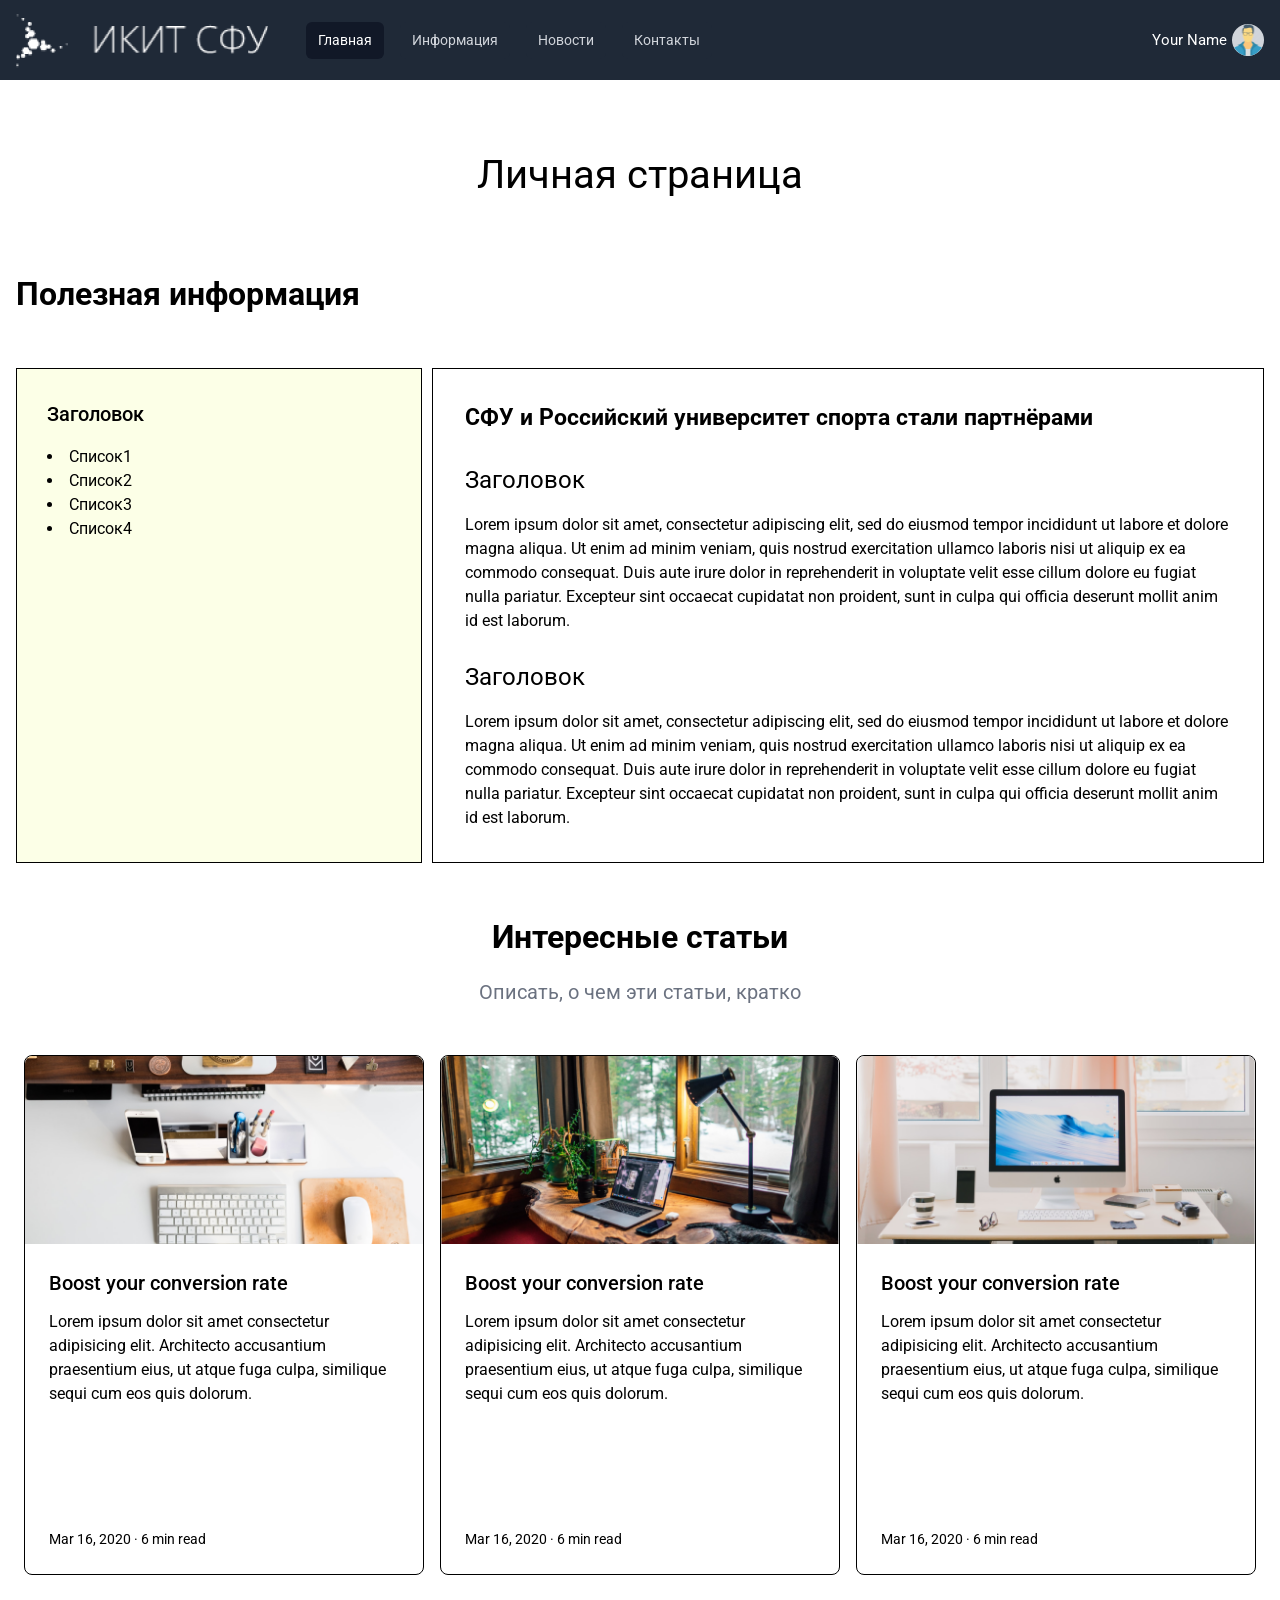
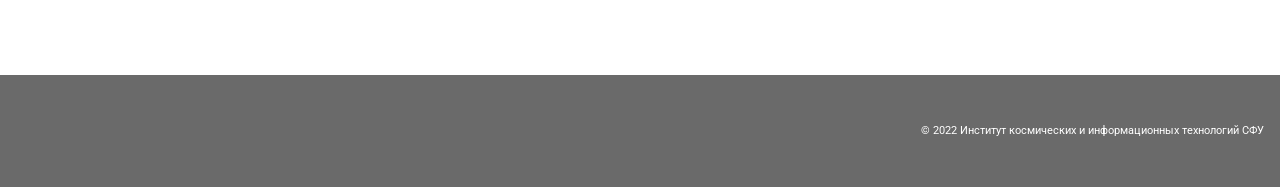
<file: index.html>
<!DOCTYPE html>
<html lang="ru">
<head>
    <meta charset="UTF-8">
    <meta http-equiv="X-UA-Compatible" content="IE=edge">
    <meta name="viewport" content="width=device-width, initial-scale=1.0">
    <link rel="stylesheet" href="css/normalize.css">
    <link rel="stylesheet" href="css/utility.css">
    <link rel="stylesheet" href="css/main.css">

    <link rel="preconnect" href="https://fonts.googleapis.com">
    <link rel="preconnect" href="https://fonts.gstatic.com" crossorigin>
    <link href="https://fonts.googleapis.com/css2?family=Roboto:wght@400;500;700&display=swap" rel="stylesheet">

    <title>SIB</title>
</head>
<body>
    <header class="header">
        <div class="container header__wrapper">
            <img class="logo" src="pictures\logo.png" alt="IKIT Logotype">

            <nav class="header__nav nav">
                <ul class="nav__menu">
                    <li class="nav__item"><a href="#" class="nav__link nav__link--active">Главная</a></li>
                    <li class="nav__item"><a href="#" class="nav__link">Информация</a></li>
                    <li class="nav__item"><a href="#" class="nav__link">Новости</a></li>
                    <li class="nav__item"><a href="#" class="nav__link">Контакты</a></li>
                </ul>
            </nav>

            <div class="header__profile profile">
                <span class="profile__name">Your Name</span>
                <img class="profile__avatar" src="pictures\Avatar.png" alt="Avatar">
            </div>
        </div>
    </header>

    <div class="container">

        <h1 class="container__title">Личная страница</h1>

        <section class="section container__section">

            <h2 class="section__title">Полезная информация</h2>
            
            <div class="articles section__articles">
                <section class="sidebar articles__sidebar">

                    <h3 class="sidebar__title">Заголовок</h3>
    
                    <ul class="sidebar__list">
                        <li class="sidebar__item">Список1</li>
                        <li class="sidebar__item">Список2</li>
                        <li class="sidebar__item">Список3</li>
                        <li class="sidebar__item">Список4</li>
                    </ul>
                </section>
    
                <section class="content section__content">
                    <h3 class="content__title">СФУ и Россий­ский универ­ситет спорта стали парт­нёрами</h3>
                    <section class="content__paragraph paragraph">
                        <h4 class="paragraph__subtitle">Заголовок</h4>
                        <p class="paragraph__text">Lorem ipsum dolor sit amet, consectetur adipiscing elit, sed 
                            do eiusmod tempor incididunt ut labore et dolore magna aliqua. Ut enim ad minim veniam, quis 
                            nostrud exercitation ullamco laboris nisi ut aliquip ex ea commodo consequat. Duis aute irure 
                            dolor in reprehenderit in voluptate velit esse cillum dolore eu fugiat nulla pariatur. Excepteur 
                            sint occaecat cupidatat non proident, sunt in culpa qui officia deserunt mollit anim id est laborum.
                        </p>
                    </section>
                    <section class="content__paragraph paragraph">
                        <h4 class="paragraph__subtitle">Заголовок</h4>
                        <p class="paragraph__text">Lorem ipsum dolor sit amet, consectetur adipiscing elit, sed 
                            do eiusmod tempor incididunt ut labore et dolore magna aliqua. Ut enim ad minim veniam, quis 
                            nostrud exercitation ullamco laboris nisi ut aliquip ex ea commodo consequat. Duis aute irure 
                            dolor in reprehenderit in voluptate velit esse cillum dolore eu fugiat nulla pariatur. Excepteur 
                            sint occaecat cupidatat non proident, sunt in culpa qui officia deserunt mollit anim id est laborum.
                        </p>
                    </section>  
                </section>  
            </div>
        </section>


        <article class="article">
            <h2 class="article__subtitle-center">Интересные статьи</h2>
            <p class="article__description">Описать, о чем эти статьи, кратко</p>

            <div class="cards article__cards">

                <section class="card">
                    <img class="card__image" src="pictures\Image_1.png" alt="image">
                    <div class="card__info">
                        <h4 class="card__title">Boost your conversion rate</h4> 
                        <p class="card__text">Lorem ipsum dolor sit amet consectetur adipisicing elit. Architecto
                            accusantium praesentium eius, ut atque fuga culpa,
                            similique sequi cum eos quis dolorum.</p>
                        <p class="card__footer">Mar 16, 2020 · 6 min read</p>
                    </div>
                </section>

                <section class="card">
                    <img class="card__image" src="pictures\Image_2.png" alt="image">
                    <div class="card__info">
                        <h4 class="card__title">Boost your conversion rate</h4> 
                        <p class="card__text">Lorem ipsum dolor sit amet consectetur adipisicing elit. Architecto
                            accusantium praesentium eius, ut atque fuga culpa,
                            similique sequi cum eos quis dolorum.</p>
                        <p class="card__footer">Mar 16, 2020 · 6 min read</p>
                    </div>
                </section>

                <section class="card">
                    <img class="card__image" src="pictures\Image_3.png" alt="image">
                    <div class="card__info">
                        <h4 class="card__title">Boost your conversion rate</h4> 
                        <p class="card__text">Lorem ipsum dolor sit amet consectetur adipisicing elit. Architecto
                            accusantium praesentium eius, ut atque fuga culpa,
                            similique sequi cum eos quis dolorum.</p>
                        <p class="card__footer">Mar 16, 2020 · 6 min read</p>
                    </div>
                </section>
                
            </div>
        </article>
    </div>

    <footer class="footer">
        <div class="footer__margin">
            <div class="container">
                <p class="footer__text">© 2022 Институт космических и информационных технологий СФУ</p>
            </div>
        </div>
    </footer>

</body>
</html>
</file>
<file: css/utility.css>
.container {
    max-width: 1292px;
    padding-left: 16px;
    padding-right: 16px;
    width: 100%;
    margin-right: auto;
    margin-left: auto;
}

.sr-only{
    position: absolute;
    width: 1px;
    height: 1px;
    padding: 0;
    margin: -1px;
    overflow: hidden;
    clip: rect(0, 0, 0, 0);
    white-space: nowrap;
    border-width: 0;
}
</file>
<file: css/main.css>
body {
    font-family: 'Roboto', sans-serif;
}

.header {
    display: flex;
    background-color: #1f2937;
    overflow: hidden;
    position:relative;
    padding-top: 10px;
    padding-bottom: 10px;
}

.header__wrapper{
    display: flex;
    flex-direction: row;
    align-items: center;
    align-content: space-between;
}

.logo {
    height: 60px;
    width: 252px;
}
  
.header__nav {
    flex-grow: 1;
    padding-left: 30px;
}
  
.nav__menu {
    display: flex;
}
  
.nav__item {
    padding: 0px 8px;
}
  
.nav__link {
    background: #1f2937;
    border-radius: 6px;
    border: none;
    padding: 8px 12px;
    text-align: center;
    text-decoration: none;
    display: inline-block;
    font-size: 14px;
    color: #d1d5db;
}
  
.nav__link:hover {
    background: #42537a;
    color: #d1d5db;
}
  
.nav__link--active {
    background: #111827;
    color: white;
}
  
.profile {
    display: flex;
    flex-direction: row;
    align-items: center;
    align-content: space-between;
  }
  
  .profile__name {
    color: white;
    padding-right: 5px;
    font-size: 15px;
  }
  
  .profile__avatar {
    background-color: #d1d5db;
    border-radius: 50%;
    height: 32px;
    width: 32px;
  }



  .container__title {
    font-size: 40px;
    font-style: normal;
    text-align: center;
    padding: 65px 0px 65px 0px;
  }
  
  .articles {
    width: 100%;
    display: flex;
    flex-direction: row;
    justify-content: space-between;
  }
  
  .section__title {
    font-weight: 700;
    font-size: 32px;
    padding-bottom: 50px;
  }
  
  .article__subtitle-center {
    font-weight: 700;
    font-size: 32px;
    text-align: center;
    padding-top: 50px;
  }
  
  .sidebar {
    border: 1px solid #000000;
    background: #fcffe7;
  }

  .articles__sidebar{
    width: 406px;
  }
  
  .sidebar__title {
    padding: 30px 30px 16px 30px;
    font-weight: 500;
    font-size: 20px;
  }
  
  .sidebar__list {
    padding: 0px 30px 0px 30px;
    list-style-position: inside;
  }
  
  .sidebar__item {
    font-weight: 400;
    font-size: 16px;
    color: #000000;
    list-style-type: disc;
  }
  
  .content {
    padding: 32px;
    background: #ffffff;
    border: 1px solid #000000;
  }

  .section__content{
    width: 832px;
  }
  
  .content__title {
    font-weight: 700;
    font-size: 23px;
    font-weight: 700;
    font-size: 23px;
  }

  .paragraph {
    padding-top: 26px;
  }
  
  .paragraph__subtitle {
    font-weight: 400;
    font-size: 24px;
    padding-bottom: 15px;
  }
  
  .paragraph__text {
    font-weight: 400;
    font-size: 16px;
  }




  .article__description {
    font-weight: 400;
    font-size: 20px;
    padding-top: 16px;
    text-align: center;
    color: #6B7280;
  }
  
  .cards {
    padding-top: 48px;
    display: flex;
    flex-direction: row;
    justify-content: space-around;
    /* gap: 15px; */
  }
  
  .card {
    background: #ffffff;
    border: 1px solid #000000;
    border-radius: 8px;
    max-width: calc(100%/3 - 15px); 
    min-height: 520px;
    display: flex;
    flex-direction: column;
  }

  .card__image {
    width: 100%;
    height: 192px;
    object-fit: fill;
    border-radius: 8px 8px 0px 0px;
  }
  
  .card__info {
    padding: 24px;
    height: 100%;
    display: flex;
    flex-direction: column;
  }
  
  .card__title {
    font-weight: 500;
    font-size: 20px;
  }
  
  .card__text {
    font-weight: 400;
    font-size: 16px;
    padding-top: 12px;
    flex-grow: 1;
  }
  
  .card__footer {
    font-weight: 400;
    font-size: 14px;
  }



  .footer__margin {
    margin-top: 100px;
    background-color: #6a6a6a;
    display: flex;
    flex-direction: row;
    align-items: center;
  }
  
  .footer__text {
    padding-top: 48px;
    padding-bottom: 48px;
    font-weight: 400;
    font-size: 11px;
    text-align: end;
    color: white;
  }
</file>
